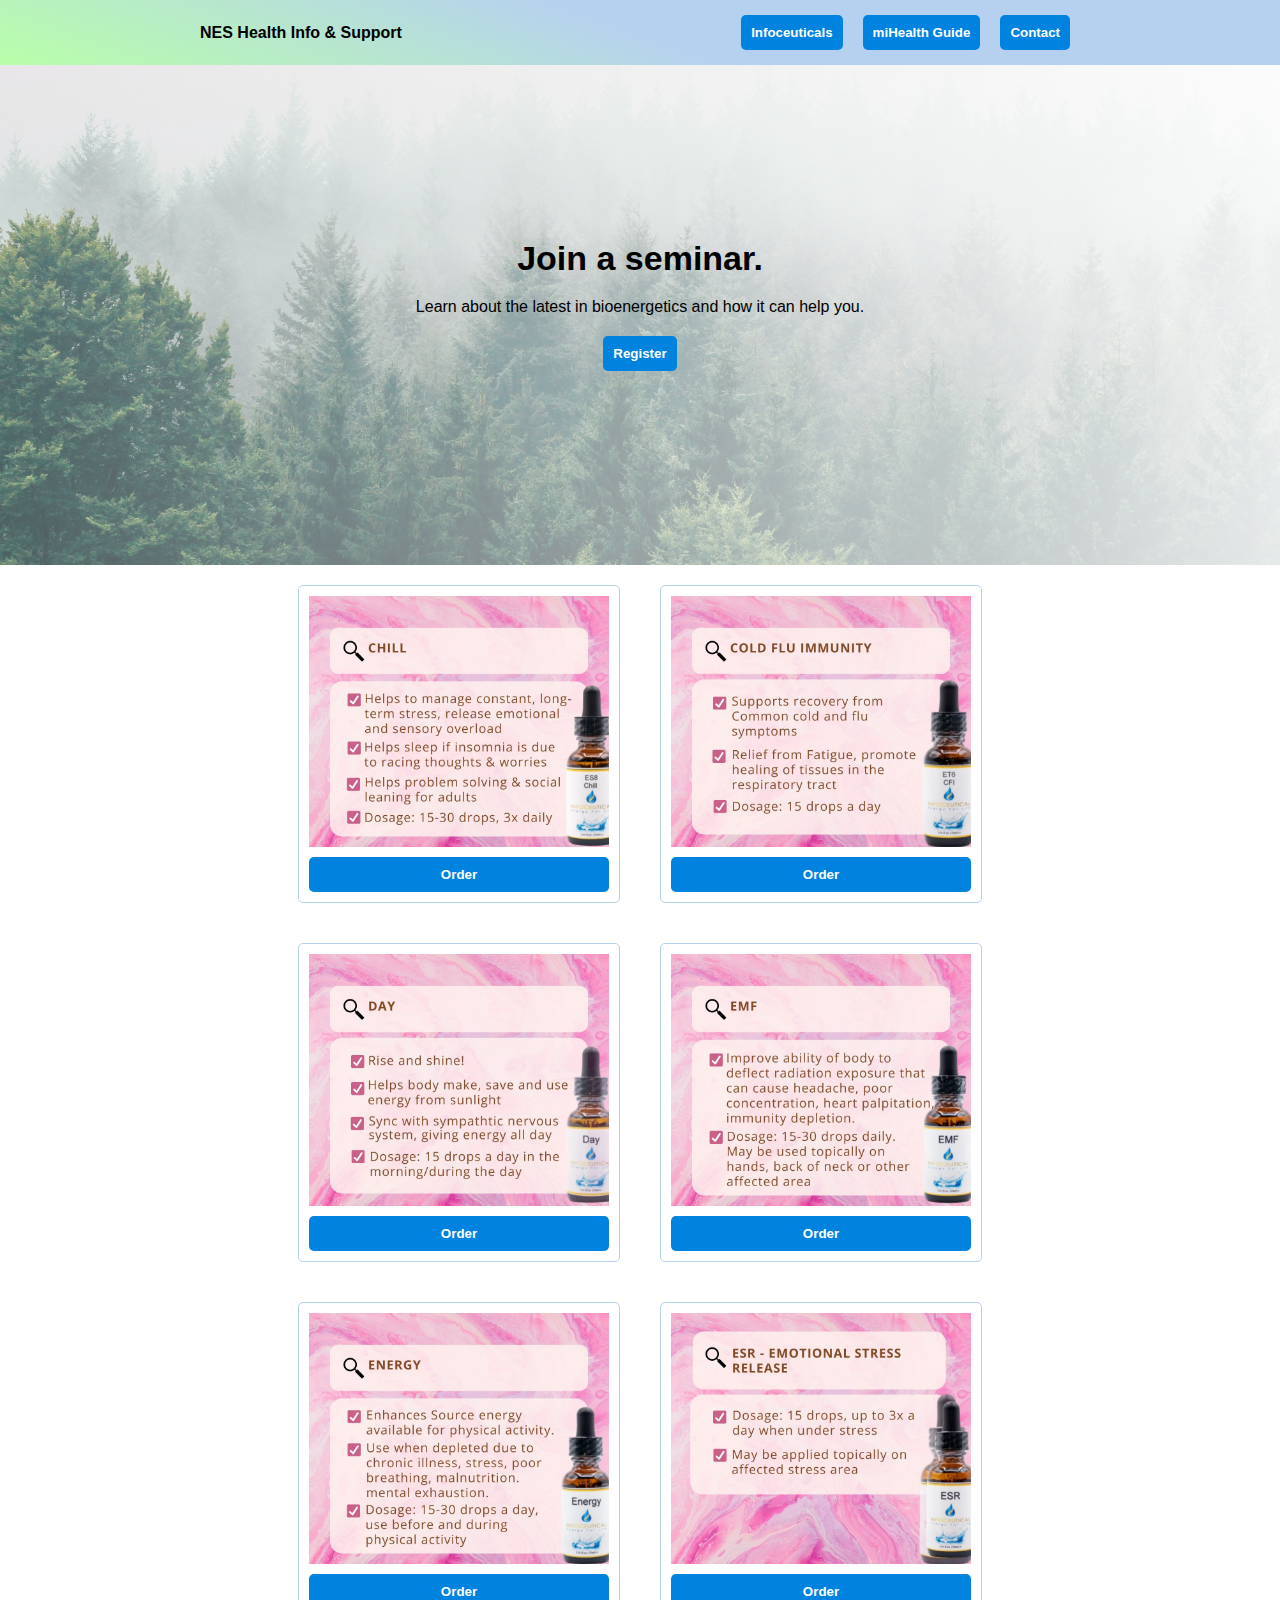
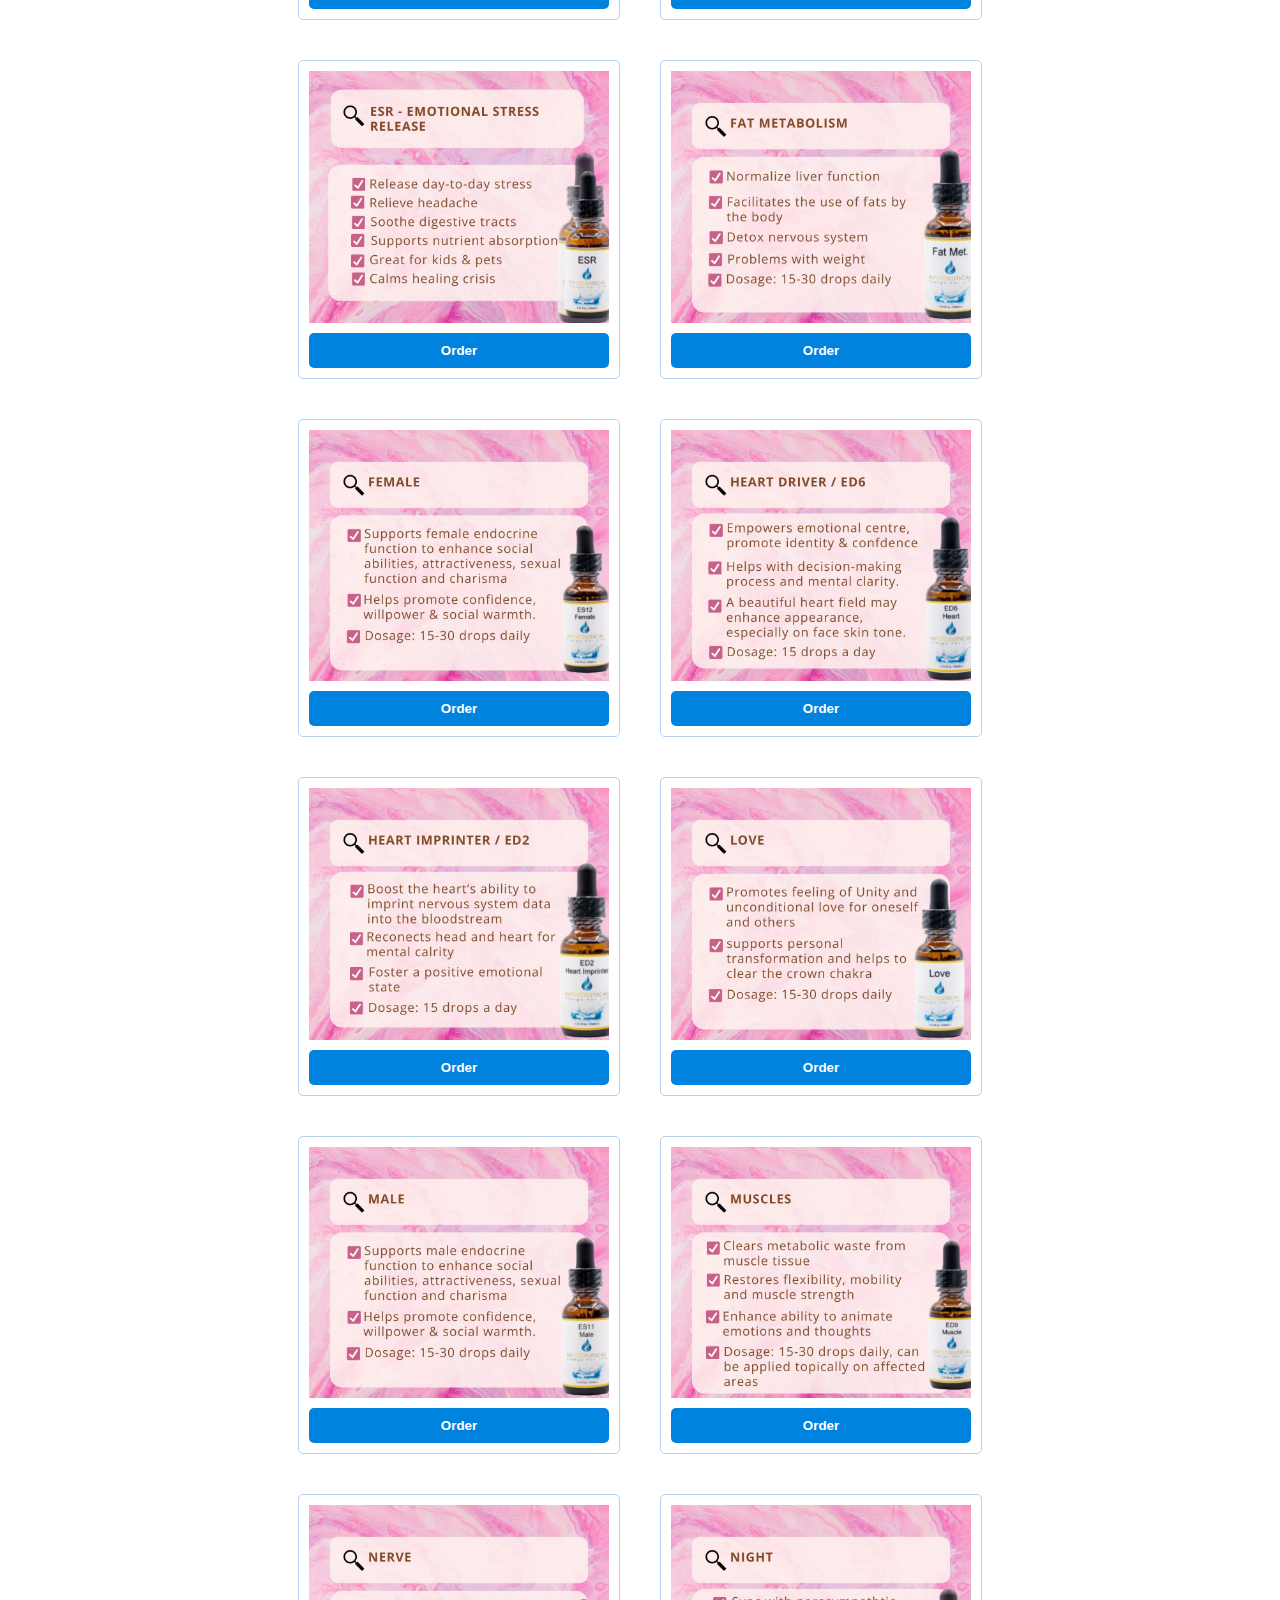
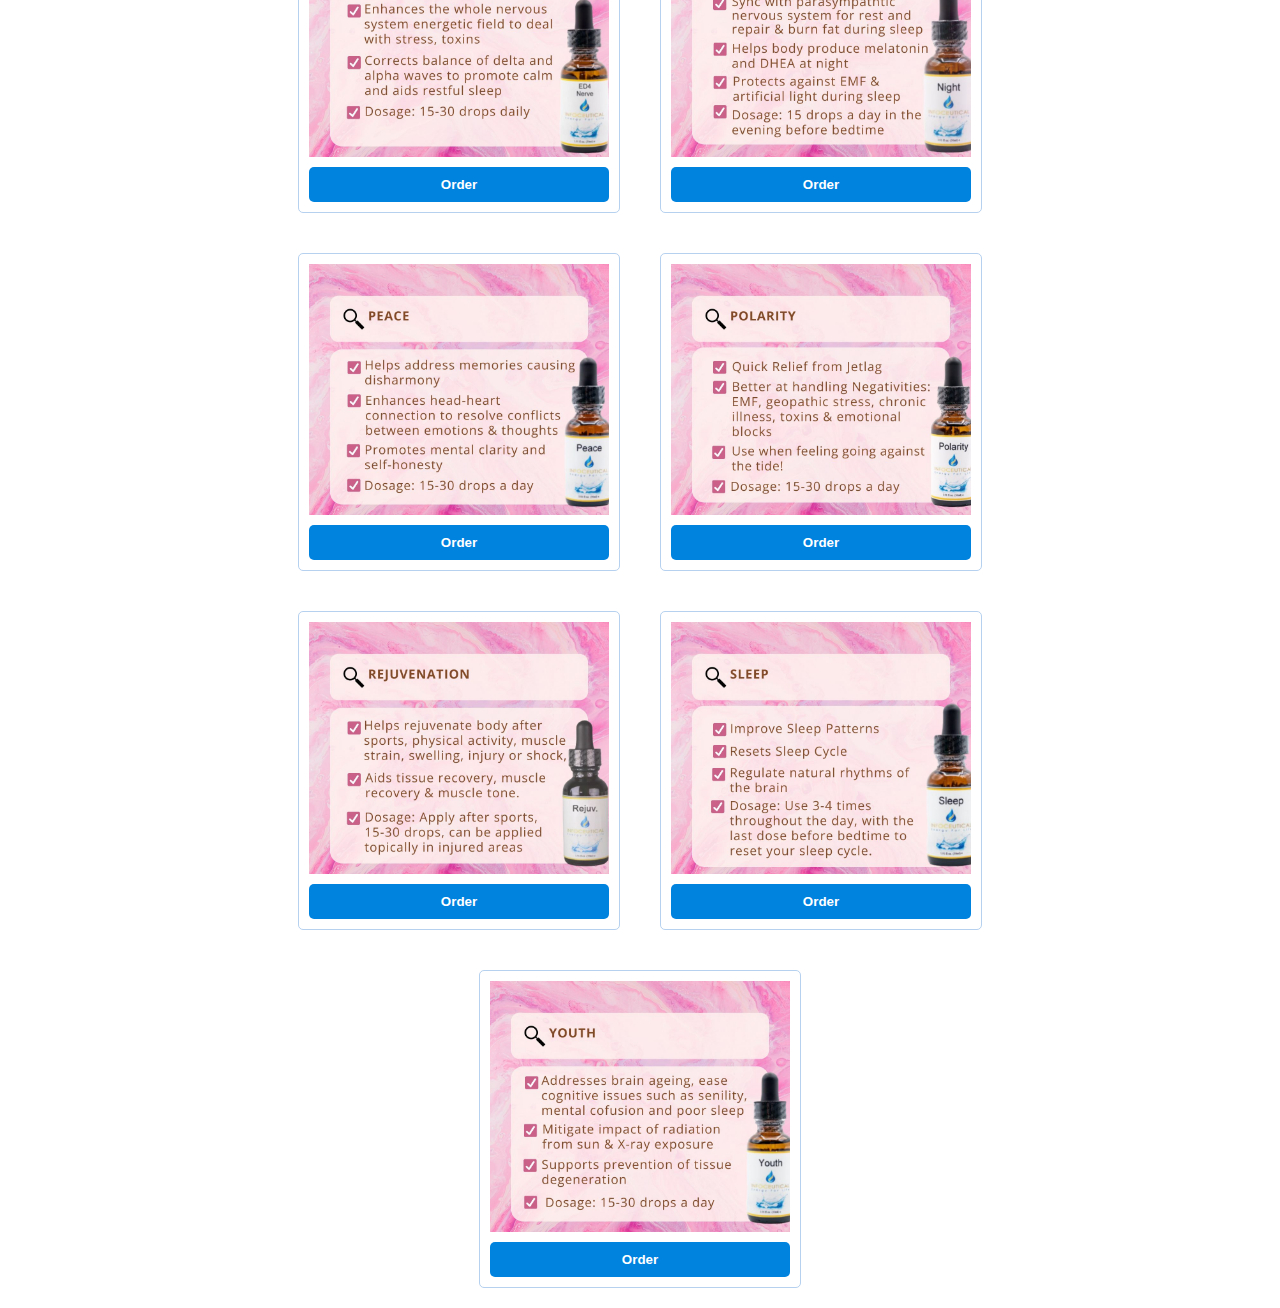
<file: index.html>
<!DOCTYPE html>
<html lang="en">
  <head>
    <meta charset="UTF-8" />
    <meta name="viewport" content="width=device-width, initial-scale=1.0" />
    <link rel="stylesheet" type="text/css" href="index.css" />
    <title>NES Health Info</title>
  </head>
  <body>
    <div class="navbar">
      <div class="logoside">NES Health Info & Support</div>
      <div class="navside">
        <button class="navside-btn">Infoceuticals</button>
        <button class="navside-btn">miHealth Guide</button>
        <button class="navside-btn">Contact</button>
      </div>
    </div>
    <div class="herosplash">
      <div class="splash-container">
        <h2>Join a seminar.</h2>
        <p>Learn about the latest in bioenergetics and how it can help you.</p>
        <button class="hero-btn">Register</button>
      </div>
    </div>
    <div class="infodisplay"></div>
    <script src="script.js"></script>
  </body>
</html>
</file>
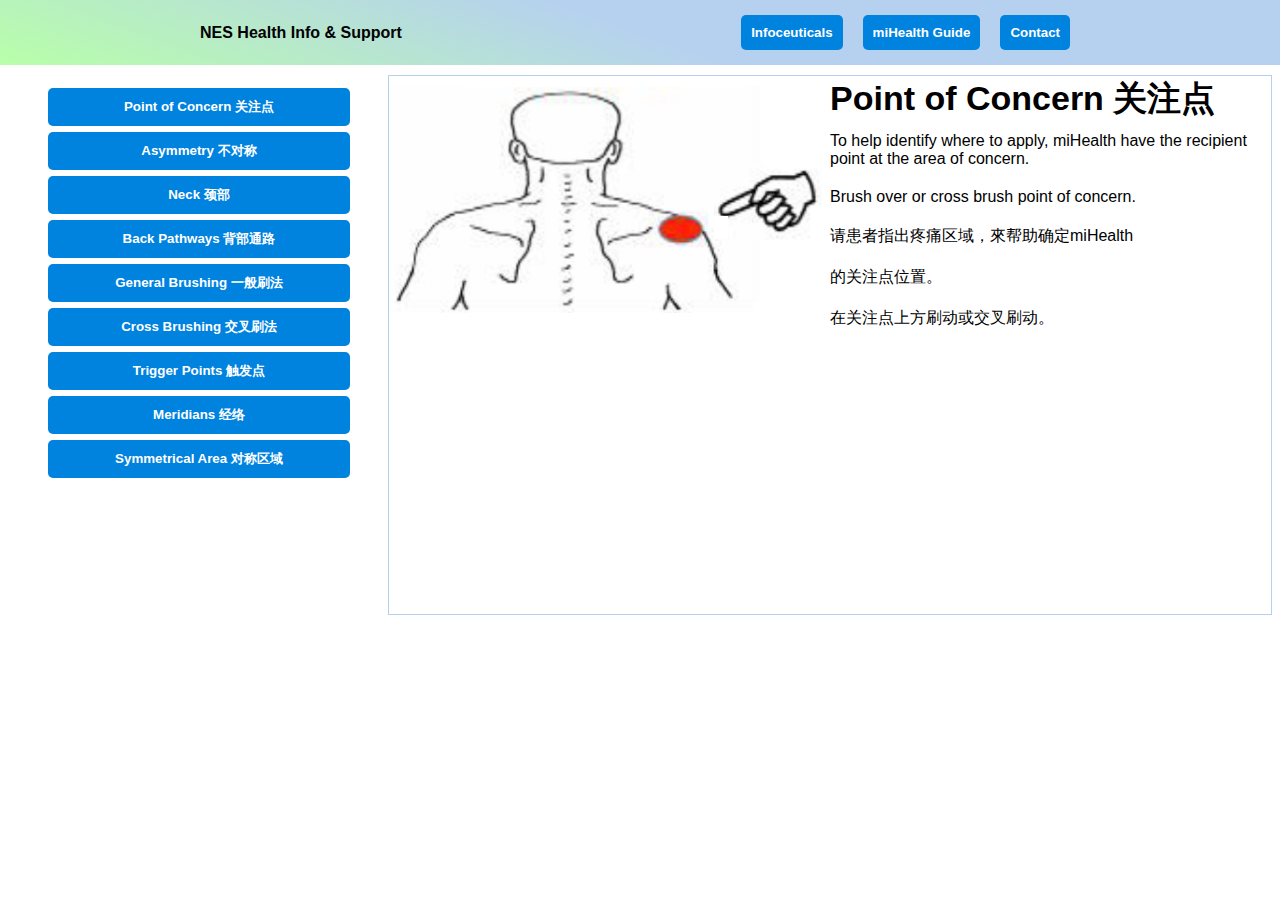
<file: applicationTechniques.html>
<!DOCTYPE html>
<html lang="en">
  <head>
    <meta charset="UTF-8" />
    <meta name="viewport" content="width=device-width, initial-scale=1.0" />
    <link rel="stylesheet" type="text/css" href="index.css" />
    <title>Application Techniques</title>
  </head>
  <body>
    <div class="navbar">
      <div class="logoside">NES Health Info & Support</div>
      <div class="navside">
        <button class="navside-btn" onClick="window.location.href='index.html'">Infoceuticals</button>
        <button class="navside-btn" onClick="window.location.href='miHealthGuide.html'">miHealth Guide</button>
        <button class="navside-btn" onClick="window.location.href='contact.html'">Contact</button>
      </div>
    </div>
    <div class="make-row">
      <div class="ATDnavbar"></div>
      <div class="grid-display-container">
        <div class="grid-item">
          <img src="Images/ApplicationTechniques/1PointOfConcern.png" alt="" />
          <div class="grid-item2">
            <h2>Point of Concern 关注点</h2>
            <p>To help identify where to apply, miHealth have the recipient point at the area of concern.</p>
            <p>Brush over or cross brush point of concern.</p>
            <p>请患者指出疼痛区域，來帮助确定miHealth</p>
            <p>的关注点位置。</p>
            <p>在关注点上方刷动或交叉刷动。</p>
          </div>
        </div>
        <div class="grid-item">
          <img src="Images/ApplicationTechniques/2Asymmetry.png" alt="" />
          <div class="grid-item2">
            <h2>Asymmetry 不对称</h2>
            <p>Asymmetries are a prime indicator of where to apply the miHealth. They are usually detected as localized &lsquo;sticky&rsquo; area on the skin. Stickiness is associated with a slight damp, tackiness to the skin. Other indicators include:</p>
            <p>- An area that appears slightly &lsquo;redder&rsquo; or a different skin shade to the surrounding skin.</p>
            <p>- An area that appears slightly inflamed.</p>
            <p>- An area that is itchy or painful.</p>
            <p>Brush over or cross brush asymmetry until the asymmetry has dispersed.</p>
            <p>我們通常用&ldquo;不对称&rdquo;來找身体上的&ldquo;粘性&rdquo;区域。粘性与皮肤轻微潮湿的粘腻感有关，其他顯示包括：：</p>
            <p>- 轻微发红或与周围皮肤颜色不同的区域。</p>
            <p>- 轻微发炎的区域。</p>
            <p>- 发痒或疼痛的区域。</p>
            <p>在&ldquo;不对称&rdquo;区域上方刷动或交叉刷动，直到不对称消失。</p>
          </div>
        </div>
        <div class="grid-item">
          <img src="Images/ApplicationTechniques/3Neck.png" alt="" />
          <div class="grid-item2">
            <h2>Neck 颈部</h2>
            <p>Method A ：</p>
            <p>starting at the top of the neck where the spine meets with the skull, brush vertically down to the level of the shoulder blades.</p>
            <p>Repeat the vertical movement several times progressing to the recipients left.</p>
            <p>Then repeat going to the recipient&rsquo;s right from the centre point.</p>
            <p>Cross brush any asymmetries.</p>
            <p>Method B ：</p>
            <p>Starting at the mid neck level on the spine,</p>
            <p>hold the miHealth for 30 seconds and</p>
            <p>then slowly rotate around the neck until reaching the start point.</p>
            <p>Reverse the direction.</p>
            <p>Repeat several times.</p>
            <p>Cross brush any asymmetries.</p>
            <p>方法 A ：</p>
            <p>&nbsp;从颈部顶部开始，颈椎与头骨相接处，</p>
            <p>纵向刷至肩胛骨水平。</p>
            <p>重复纵向运动几次，向接受者的左侧推进。</p>
            <p>然后重复从中心点向接受者的右侧。</p>
            <p>交叉刷动任何不对称区域。</p>
            <p>方法 B ：</p>
            <p>从颈部中部开始，沿脊柱，</p>
            <p>持 miHealth 30 秒钟，</p>
            <p>然后慢慢绕颈旋转，直至回到起点。</p>
            <p>反向。 重复几次。</p>
            <p>交叉刷动任何不对称区域。</p>
          </div>
        </div>
        <div class="grid-item">
          <img src="Images/ApplicationTechniques/4BackPathways.png" alt="" />
          <div class="grid-item2">
            <h2>Back Pathways 背部通路</h2>
            <p>Brush down the three pathways and cross brush asymmetries.</p>
            <p>- The first pathway is down the centre of the back along the spinal protrusions starting level with the top of the neck and going down to the base of the spine.</p>
            <p>- The second pathway is about three finger widths (3&ndash;5 cm) to the left of the spine.</p>
            <p>- The third pathway is about three finger widths to the right of the spine.</p>
            <p>沿三个通路刷动，并交叉刷动不对称区域。</p>
            <p>- 第一个通路沿背部中线刷动，从颈部顶部到脊柱底部。</p>
            <p>- 第二个通路大约在脊柱左侧三指宽（3-5 厘米）的位置。</p>
            <p>- 第三个通路大约在脊柱右侧三指宽的位置。</p>
          </div>
        </div>
        <div class="grid-item">
          <img src="Images/ApplicationTechniques/5GeneralBrushing.png" alt="" />
          <div class="grid-item2">
            <h2>General Brushing 一般刷法</h2>
            <p>General brushing &ndash; moving the electrodes generally with a light to moderately firm pressure over an area of concern with no specific pattern. Useful for general application and to determine the existence of asymmetries.</p>
            <p>一般刷法 &ndash; 以轻到中等力度在关注区域上移动电极，无特定模式。适用于一般应用以及确定不对称的存在。</p>
            <p>红点 = 关注区域</p>
            <p>黄色箭头 = 应用 miHealth</p>
          </div>
        </div>
        <div class="grid-item">
          <img src="Images/ApplicationTechniques/6CrossBrushing.png" alt="" />
          <div class="grid-item2">
            <h2>Cross Brushing 交叉刷法</h2>
            <p>Cross brushing &ndash; a &lsquo;cross type pattern&rsquo; of application mostly used over areas of asymmetry.</p>
            <p>This technique basically involves brushing left to right and up and down several times over an area.</p>
            <p>This is sometimes referred to as &lsquo;vector brushing&rsquo;.</p>
            <p>Cross brushing is usually continued until the asymmetry (stickiness) has disbursed.</p>
            <p>交叉刷法 &ndash; 主要用于不对称区域的&ldquo;交叉型模式&rdquo;应用。</p>
            <p>这种技术基本上是从左到右和从上到下多次刷过一个区域。</p>
            <p>有时称为&ldquo;矢量刷法&rdquo;。</p>
            <p>交叉刷法通常要持续到不对称（粘性）消失为止。</p>
          </div>
        </div>
        <div class="grid-item">
          <img src="Images/ApplicationTechniques/7TriggerPoints.png" alt="" />
          <div class="grid-item2">
            <h2>Trigger Points 触发点</h2>
            <p>Pain Trigger Point. Apply the front corner of the device to an associated pain trigger point. Continue application until effect is noticed.</p>
            <p>疼痛触发点。将设备的前端角应用于相关的疼痛触发点。继续应用直到效果显现。</p>
          </div>
        </div>
        <div class="grid-item">
          <img src="Images/ApplicationTechniques/8Meridians.png" alt="" />
          <div class="grid-item2">
            <h2>Meridians 经络</h2>
            <p>Meridian. Apply to meridian pathway and move along the meridian with the front edge electrodes. Can be used on or off body.</p>
            <p>经络。应用于经络路径，并沿经络移动前端电极。可以接触皮肤或不接触皮肤，但靠近皮肤使用。</p>
          </div>
        </div>
        <div class="grid-item">
          <img src="Images/ApplicationTechniques/9SymmetricalArea.png" alt="" />
          <div class="grid-item2">
            <h2>Symmetrical Area 对称区域</h2>
            <p>Sometimes it is not convenient to apply the device directly to the area of concern, e.g. &ndash; area is in a plaster cast or the area is extremely painful to touch. Apply miHealth to the symmetrically opposite part of the body.</p>
            <p>This technique can be used generally even if the area of concern is accessible.</p>
            <p>有时直接将设备应用于关注区域并不方便，例如 &ndash; 该区域处于石膏固定中或该区域触碰非常疼痛。将 miHealth 应用于身体的对称相对部位。</p>
            <p>即使关注区域可以接触到，这种技术也可以广泛使用。</p>
          </div>
        </div>
      </div>
    </div>
    <script src="applicationTechniqueDisplay.js"></script>
  </body>
</html>
</file>
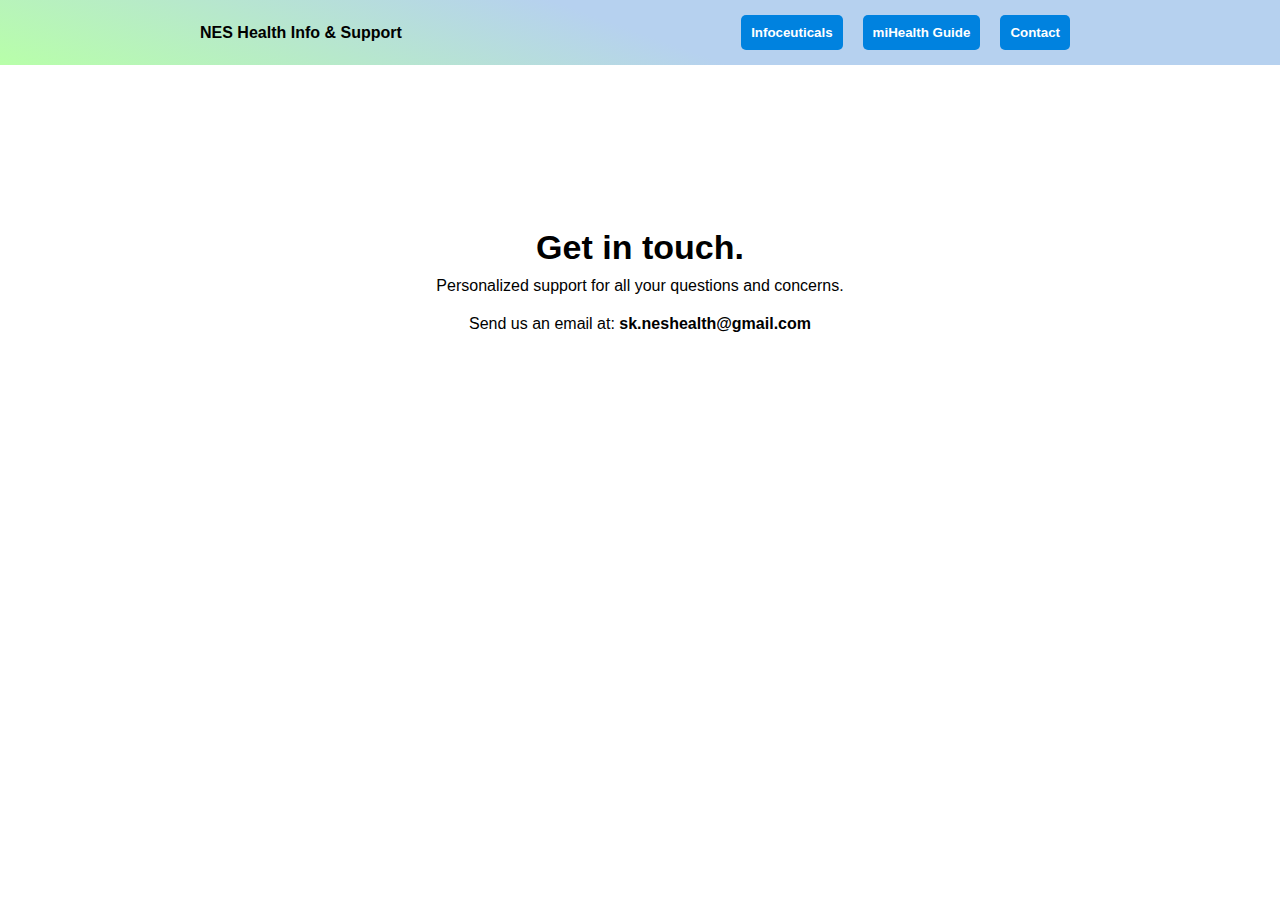
<file: contact.html>
<!DOCTYPE html>
<html lang="en">
  <head>
    <meta charset="UTF-8" />
    <meta name="viewport" content="width=device-width, initial-scale=1.0" />
    <link rel="stylesheet" type="text/css" href="index.css" />
    <title>NES Contact Us</title>
  </head>
  <body>
    <div class="navbar">
      <div class="logoside">NES Health Info & Support</div>
      <div class="navside">
        <button class="navside-btn" onClick="window.location.href='index.html'">Infoceuticals</button>
        <button class="navside-btn" onClick="window.location.href='miHealthGuide.html'">miHealth Guide</button>
        <button class="navside-btn" onClick="window.location.href='contact.html'">Contact</button>
      </div>
    </div>
    <div class="contact-container">
      <h2>Get in touch.</h2>
      <p>Personalized support for all your questions and concerns.</p>
      <p>Send us an email at: <strong>sk.neshealth@gmail.com</strong></p>
    </div>
  </body>
</html>
</file>
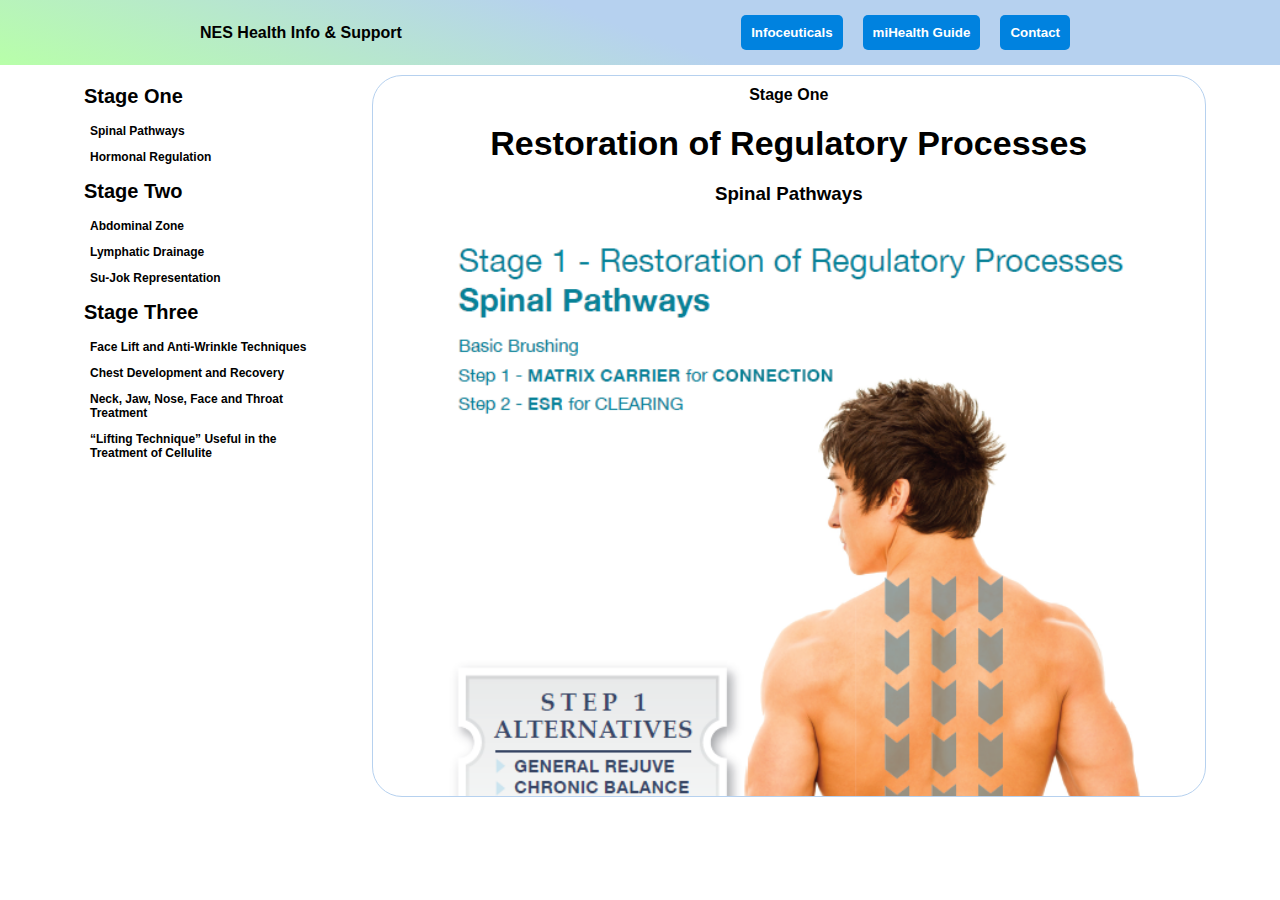
<file: introductionToBeauty.html>
<!DOCTYPE html>
<html lang="en">
  <head>
    <meta charset="UTF-8" />
    <meta name="viewport" content="width=device-width, initial-scale=1.0" />
    <link rel="stylesheet" type="text/css" href="index.css" />
    <title>Intro to Beauty</title>
  </head>
  <body>
    <!-- Navbar -->
    <div class="navbar">
      <div class="logoside">NES Health Info & Support</div>
      <div class="navside">
        <button class="navside-btn" onClick="window.location.href='index.html'">Infoceuticals</button>
        <button class="navside-btn" onClick="window.location.href='miHealthGuide.html'">miHealth Guide</button>
        <button class="navside-btn" onClick="window.location.href='contact.html'">Contact</button>
      </div>
    </div>

    <!-- ToC Area -->

    <!-- <div class="flex-container intro-to-beauty-first-banner">
      <h2>Principles of Holistic Cosmetology</h2>
      <p>To achieve beauty of the face and body one must respect the role of the diet, not just in terms of the gross body’s intake, but also of the more subtle fare we ingest for mind and soul.</p>
      <h3>The Three Stage Method</h3>
      <div class="direction-row">
        <button>Stage One</button>
        <button>Stage Two</button>
        <button>Stage Three</button>
      </div>
    </div> -->

    <!-- alternate ToC Area -->

    <!-- stage one area -->

    <div class="flex-container">
      <!-- navigation panel -->
      <div class="nav-panel">
        <button class="bigger-btn" onclick="scrollToElement('stage-one')">Stage One</button>
        <button class="sub-button" onclick="scrollToElement('stage1.1')">Spinal Pathways</button>
        <button class="sub-button" onclick="scrollToElement('stage1.2')">Hormonal Regulation</button>
        <button class="bigger-btn" onclick="scrollToElement('stage-two')">Stage Two</button>
        <button class="sub-button" onclick="scrollToElement('stage2.1')">Abdominal Zone</button>
        <button class="sub-button" onclick="scrollToElement('stage2.2')">Lymphatic Drainage</button>
        <button class="sub-button" onclick="scrollToElement('stage2.3')">Su-Jok Representation</button>
        <button class="bigger-btn" onclick="scrollToElement('stage-three')">Stage Three</button>
        <button class="sub-button" onclick="scrollToElement('stage3.1')">Face Lift and Anti-Wrinkle Techniques</button>
        <button class="sub-button" onclick="scrollToElement('stage3.2')">Chest Development and Recovery</button>
        <button class="sub-button" onclick="scrollToElement('stage3.3')">Neck, Jaw, Nose, Face and Throat Treatment</button>
        <button class="sub-button" onclick="scrollToElement('stage3.4')">“Lifting Technique” Useful in the Treatment of Cellulite</button>
      </div>
      <!-- content panel -->
      <div class="content-panel">
        <h4 id="stage-one">Stage One</h4>
        <h2>Restoration of Regulatory Processes</h2>
        <!-- subitem one -->
        <h3 id="stage1.1">Spinal Pathways</h3>
        <img src="Images/IntroToBeauty/Stage1.1.png" alt="" />
        <!-- subitem two -->
        <h3 id="stage1.2">Hormonal Regulation</h3>
        <img src="Images/IntroToBeauty/Stage1.2.png" alt="" />
        <!-- item two -->
        <h4 id="stage-two">Stage Two</h4>
        <h2>Cleansing the Body</h2>
        <!-- subitem one -->
        <h3 id="stage2.1">Abdominal Zones</h3>
        <img src="Images/IntroToBeauty/Stage2.1.png" alt="" />
        <h3 id="stage2.2">Lymphatic Drainage</h3>
        <img src="Images/IntroToBeauty/Stage2.2.png" alt="" />
        <h3 id="stage2.3">Su-Jok Representation</h3>
        <img src="Images/IntroToBeauty/Stage2.3.png" alt="" />
        <!-- item three -->
        <h4 id="stage-three">Stage Three</h4>
        <h2>Stimulation and Rejuvenation Techniques</h2>
        <h3 id="stage3.1">Face Lift and Anti-Wrinkle Techniques</h3>
        <img src="Images/IntroToBeauty/Stage3.1.png" alt="" />
        <h3 id="stage3.2">Chest Development and Recovery</h3>
        <img src="Images/IntroToBeauty/Stage3.2.png" alt="" />
        <h3 id="stage3.3">Neck, Jaw, Nose, Face and Throat Treatment</h3>
        <img src="Images/IntroToBeauty/Stage3.3.png" alt="" />
        <h3 id="stage3.4">“Lifting Technique” Useful in the Treatment of Cellulite</h3>
        <img src="Images/IntroToBeauty/Stage3.4.png" alt="" />
      </div>
    </div>
    <script src="applicationTechniqueDisplay.js"></script>
  </body>
</html>
</file>
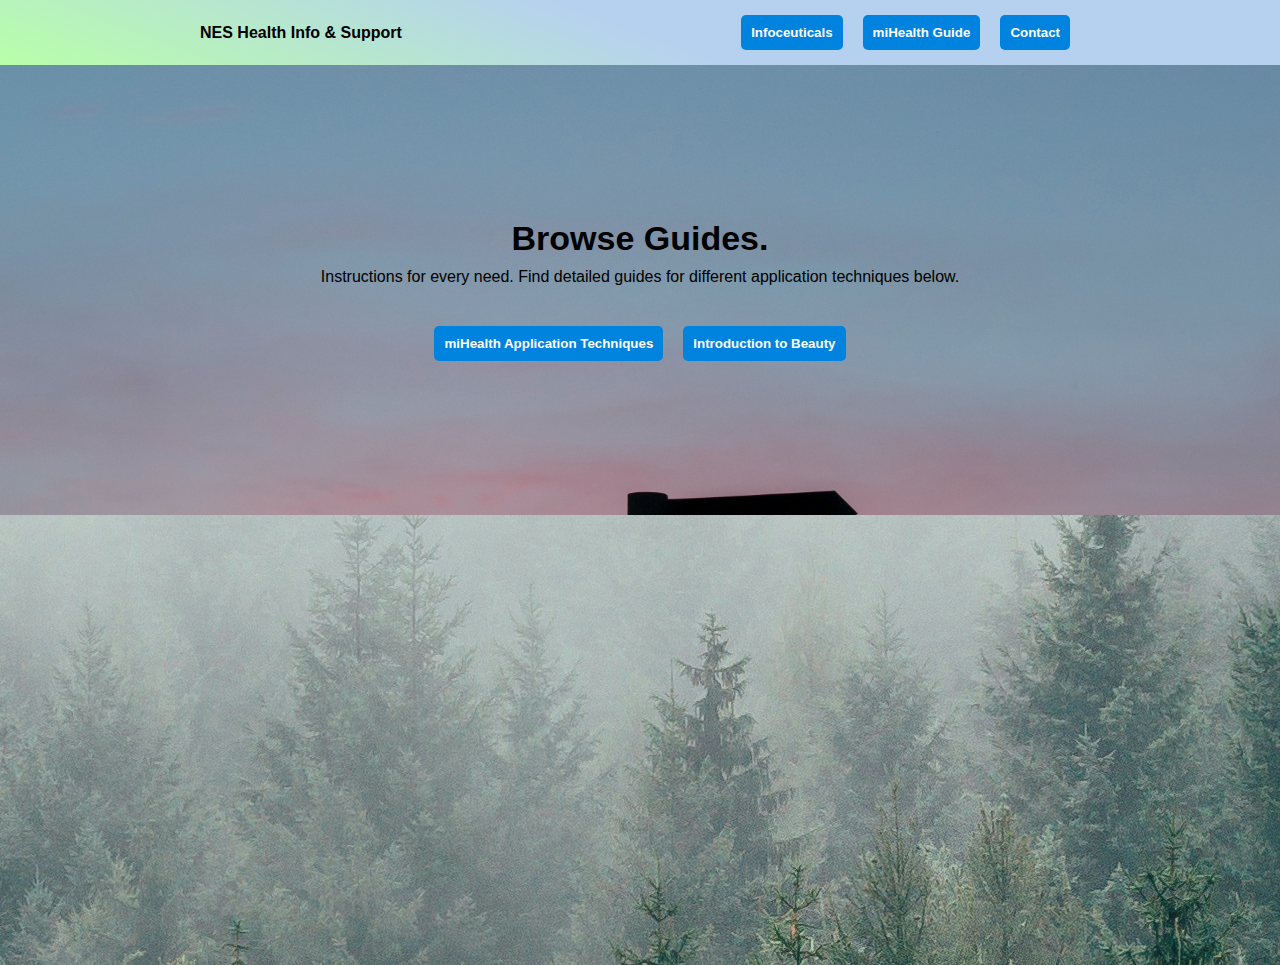
<file: miHealthGuide.html>
<html lang="en">
  <head>
    <meta charset="UTF-8" />
    <meta name="viewport" content="width=device-width, initial-scale=1.0" />
    <link rel="stylesheet" type="text/css" href="index.css" />
    <title>miHealth Guide</title>
  </head>
  <body>
    <div class="navbar">
      <div class="logoside">NES Health Info & Support</div>
      <div class="navside">
        <button class="navside-btn" onClick="window.location.href='index.html'">Infoceuticals</button>
        <button class="navside-btn" onClick="window.location.href='miHealthGuide.html'">miHealth Guide</button>
        <button class="navside-btn" onClick="window.location.href='contact.html'">Contact</button>
      </div>
    </div>
    <div class="guide-splash-page">
      <div class="guide-container">
        <div class="guide-container-top">
          <h2>Browse Guides.</h2>
          <p>Instructions for every need. Find detailed guides for different application techniques below.</p>
        </div>
        <div class="guide-container-bottom">
          <button onClick="window.location.href='applicationTechniques.html'">miHealth Application Techniques</button>
          <button onClick="window.location.href='introductionToBeauty.html'">Introduction to Beauty</button>
        </div>
      </div>
    </div>
    <div class="page-background"></div>
  </body>
</html>
</file>
<file: index.css>
* {
  text-decoration: none;
  margin: 0;
  padding: 0;
  font-family: "Roboto", sans-serif;
}

h2 {
  font-size: 34px;
  margin-bottom: 10px;
}

button {
  cursor: pointer;
  border: none;
  color: white;
  background-color: #0082df;
  padding: 10px;
  border-radius: 5px;
  font-weight: bold;
}

button:hover {
  background-color: #0056b3;
}

.navside-btn {
  margin: 0px 10px;
}

.logoside {
  font-weight: bold;
}

.navside {
  display: flex;
  justify-content: space-between;
  align-items: center;
}

.navbar {
  height: 5vh;
  position: sticky;
  top: 0;
  display: flex;
  justify-content: space-between;
  align-items: center;
  padding: 10px 200px;
  background: linear-gradient(200deg, #b6d1ef 50%, #b8ffa9 100%);
}

/* For tablets and small desktops */
@media (max-width: 992px) {
  .navbar {
    padding: 10px 100px;
  }
  .infocard {
    padding-left: 0px;
    padding-right: 0px;
  }
}

/* For mobile phones */
@media (max-width: 768px) {
  .navbar {
    padding: 10px 50px;
    flex-direction: column;
    justify-content: center;
    height: 20vh;
  }
  .navside {
    flex-direction: row;
  }

  .navside-btn {
    margin: 10px 5px;
  }

  .logoside {
    font-size: larger;
    margin: 20px;
  }

  .infodisplay {
    width: 100%;
  }
}

/* Information display section */

.infodisplay {
  width: 80%;
  height: fit-content;
  display: flex;
  flex-direction: row;
  justify-content: center;
  flex-wrap: wrap;
  margin: auto;
}

.infocard {
  width: 300px;
  height: fit-content;
  margin: 20px;
  padding: 10px;
  border: 1px solid #b6d1ef;
  border-radius: 5px;
  display: flex;
  flex-direction: column;
  justify-content: space-between;
}

/* hero splash area */
.herosplash {
  width: 100%;
  height: 500px;
  background: linear-gradient(to right, transparent -50%, rgba(255, 255, 255, 0.9) 100%), url("./Images/trees-splash-page.jpg");
  background-size: cover;
  background-position: left 65%;
}

.splash-container {
  display: flex;
  flex-direction: column;
  justify-content: center;
  align-items: center;
  height: 100%;
  width: 100%;
}

.splash-container h2,
p,
button {
  margin-bottom: 20px;
}

.order-btn {
  margin: 10px 0px 0px;
}

.guide-splash-page {
  width: 100%;
  height: 50vh;
  background: url("./Images/navigationpic.jpg");
  background-size: cover;
  background-position: left 50%;
}

.guide-container {
  display: flex;
  flex-direction: column;
  justify-content: center;
  align-items: center;
  height: 100%;
  width: 100%;
}

.guide-container-top {
  display: flex;
  flex-direction: column;
  justify-content: center;
  align-items: center;
  width: 100%;
  padding: 10px;
  text-align: center;
}

.guide-container-top h2 {
  margin-bottom: 10px;
}

.guide-container-bottom {
  display: flex;
  flex-direction: row;
  justify-content: center;
  align-items: center;
  width: 100%;
}

.guide-container-bottom button {
  margin: 10px;
}

.guide-container-side {
  display: flex;
  flex-direction: column;
  justify-content: center;
  align-items: center;
  height: 100%;
  width: 50%;
  border: 1px solid black;
}

.page-background {
  height: 50vh;
  width: 100%;
  background: url("./Images/trees-splash-page.jpg");
  background-position: 100% 60%;
}

.contact-container {
  display: flex;
  flex-direction: column;
  justify-content: center;
  align-items: center;
  height: 50vh;
  width: 100%;
}

/* application techniques page */

.make-row {
  display: flex;
  justify-content: center;
  align-items: flex-start;
  flex-direction: row;
  padding: 10px;
  height: 60vh;
}
.grid-display-container {
  display: flex;
  flex-direction: column;
  justify-content: flex-start;
  align-items: flex-start;
  height: fit-content;
  width: 70%;
  height: 100%;
}

.grid-item {
  display: flex;
  flex-direction: row;
  justify-content: space-evenly;
  align-items: flex-start;
  width: 100%;
  height: 100%;
  margin: 0px;
  overflow: scroll;
  border: 1px solid #b6d1ef;
}

.grid-item img {
  width: 50%;
}

.grid-item2 {
  width: 50%;
  height: fit-content;
}

.ATDnavbar {
  width: 30%;
  flex-direction: column;
  margin: 10px auto;
  display: flex;
  justify-content: center;
  align-items: center;
}

.ATDnavbar button {
  width: 80%;
  margin: 3px;
}

@media (max-width: 1200px) {
  .ATDnavbar {
    flex-wrap: wrap;
    justify-content: center;
  }

  .ATDnavbar button {
    font-size: 10px;
  }
}

@media (max-width: 700px) {
  .grid-item h2 {
    font-size: 15px;
  }
} /* Intro to Beauty*/
.flex-container {
  display: flex;
  justify-content: center;
  align-items: flex-start;
  flex-direction: row;
  text-align: center;
  width: 90%;
  height: 80vh;
  margin: auto;
}

.flex-container * {
  margin: 10px;
}

.intro-to-beauty-first-banner {
  padding: 100px 0px;
  background: url("./Images/trees-splash-page.jpg");
  background-position: 100% 50%;
}

.nav-panel {
  display: flex;
  justify-content: flex-start;
  align-items: flex-start;
  flex-direction: column;
  margin: 10px;
  width: 30%;
  height: 100%;
  overflow: scroll;
}

.content-panel {
  display: flex;
  justify-content: flex-start;
  align-items: center;
  flex-direction: column;
  width: 90%;
  height: 100%;
  border: 1px solid #b6d1ef;
  border-radius: 30px;
  overflow: scroll;
}

.content-panel img {
  width: 90%;
  height: auto;
}

@media (max-width: 982px) {
  .flex-container {
    height: 70vh;
    width: 100%;
  }

  .nav-panel {
    width: 40%;
  }
}

@media (max-width: 600px) {
  .flex-container {
    height: 60vh;
    width: 100%;
  }
}

/* sub button */
.sub-button {
  background-color: white;
  color: black;
  padding: 10px;
  border-radius: 5px;
  font-weight: bold;
  font-size: 12px;
  margin: 10px;
  text-align: left;
  margin: 1px;
  padding: 5px 15px;
}

.sub-button:hover {
  color: #0082df;
  background-color: white;
}

@media (max-width: 768px) {
  .sub-button {
    font-size: 9px;
  }
}

.nav-panel button {
  text-align: left;
  border: none;
  background-color: white;
  color: black;
}

.bigger-btn {
  font-size: 20px;
  margin: 0px;
}

.bigger-btn:hover {
  transition: all 0.3s;
  font-size: 21px;
}
</file>
